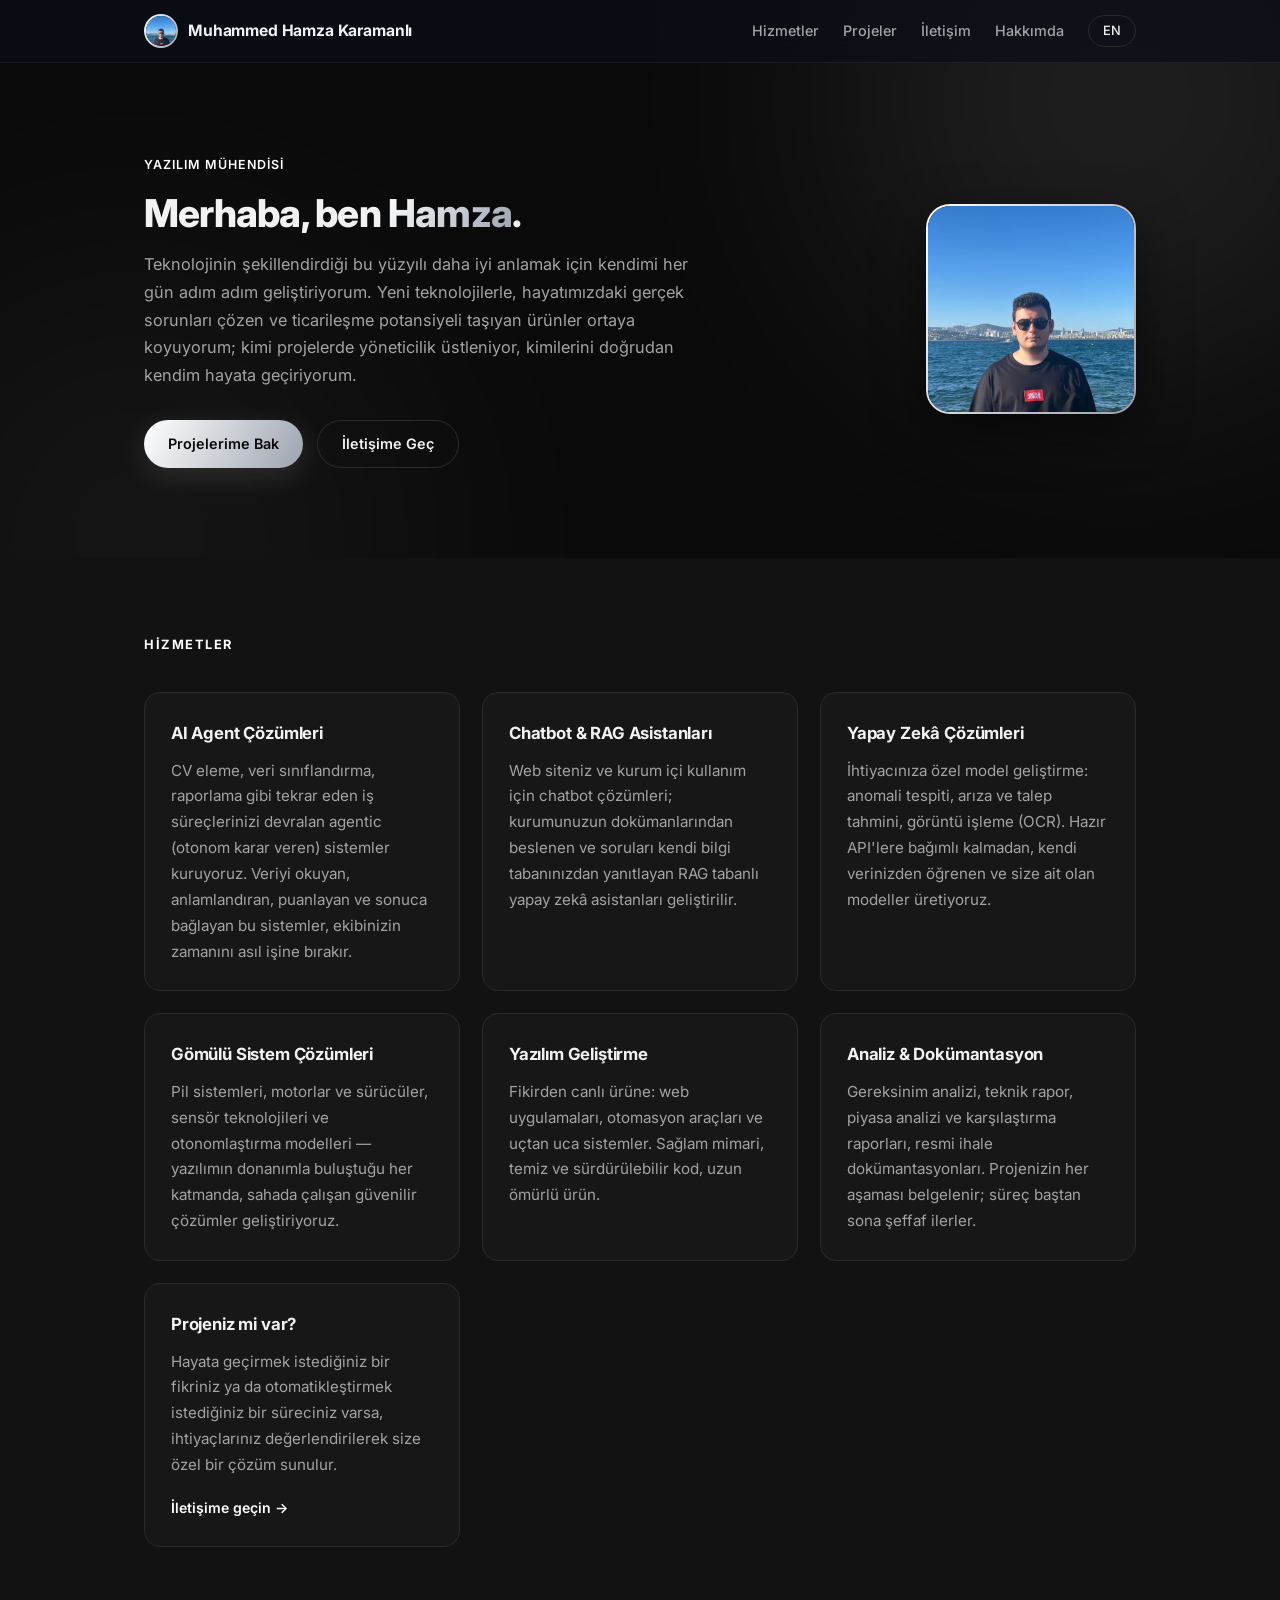
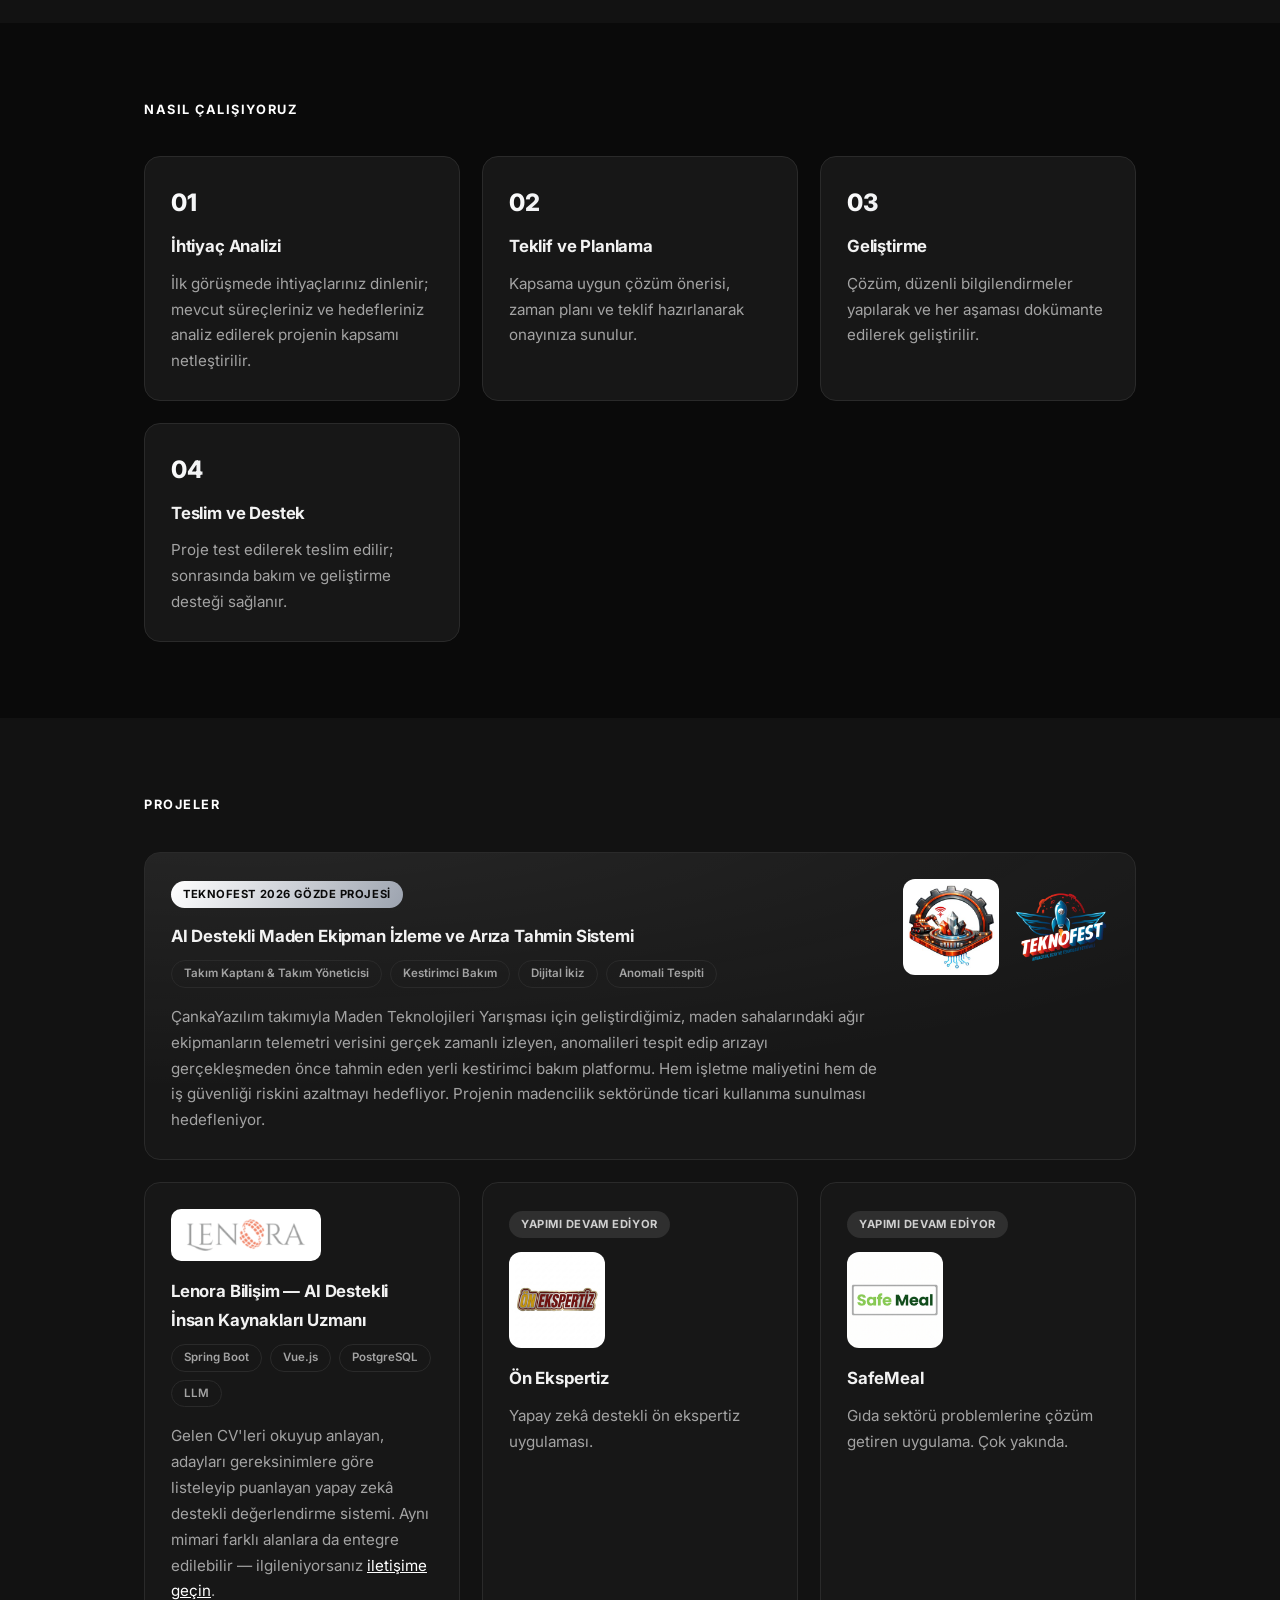
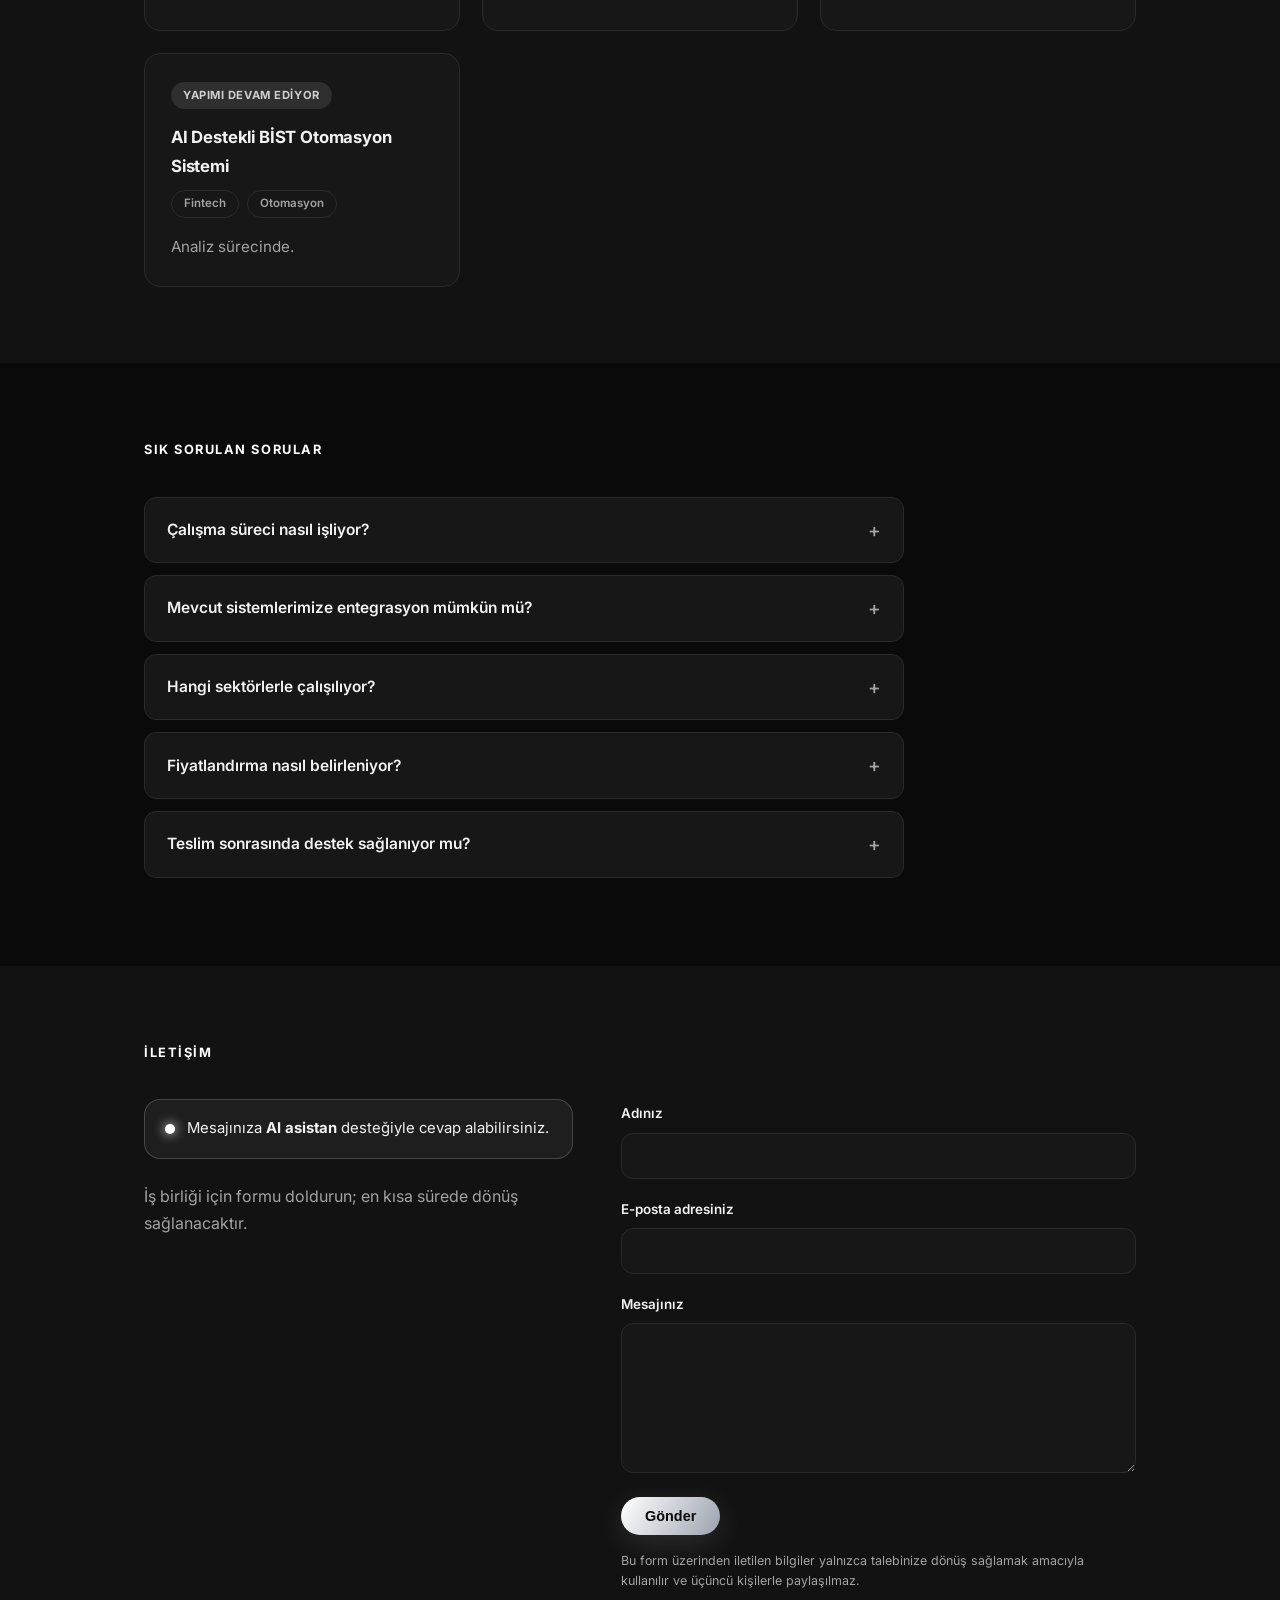
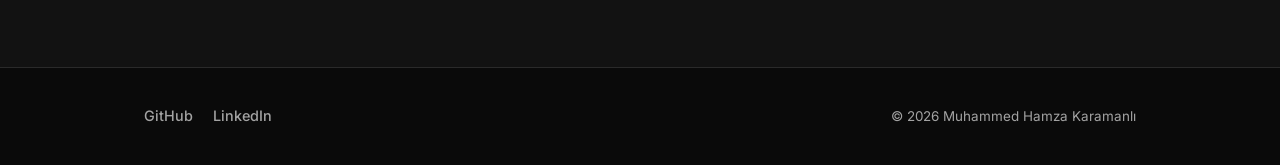
<file: index.html>
<!DOCTYPE html>
<html lang="tr">
<head>
  <meta charset="UTF-8">
  <meta name="viewport" content="width=device-width, initial-scale=1.0">
  <title>Muhammed Hamza Karamanlı</title>
  <meta name="description" content="Muhammed Hamza Karamanlı — Yazılım & Yapay Zekâ Çözümleri. AI agent sistemleri, chatbot & RAG asistanları, gömülü sistemler ve yazılım geliştirme hizmetleri.">
  <meta property="og:title" content="Muhammed Hamza Karamanlı — Yazılım &amp; Yapay Zekâ Çözümleri">
  <meta property="og:description" content="AI agent sistemleri, chatbot &amp; RAG asistanları, gömülü sistemler ve yazılım geliştirme hizmetleri.">
  <meta property="og:type" content="website">
  <meta property="og:url" content="https://krmnlhmza.github.io/">
  <meta property="og:image" content="https://krmnlhmza.github.io/assets/profil.jpg">
  <meta name="twitter:card" content="summary">
  <link rel="icon" type="image/svg+xml" href="assets/logo.svg">
  <link rel="preconnect" href="https://fonts.googleapis.com">
  <link rel="preconnect" href="https://fonts.gstatic.com" crossorigin>
  <link href="https://fonts.googleapis.com/css2?family=Inter:wght@400;500;600;700;800&display=swap" rel="stylesheet">
  <link rel="stylesheet" href="style.css">
</head>
<body>

<nav>
  <div class="container">
    <a class="brand" href="#">
      <img src="assets/profil.jpg" alt="Muhammed Hamza Karamanlı">
      Muhammed Hamza Karamanlı
    </a>
    <a href="#hizmetler">Hizmetler</a>
    <a href="#projeler">Projeler</a>
    <a href="#iletisim">İletişim</a>
    <a href="hakkimda.html">Hakkımda</a>
    <a class="lang" href="en/">EN</a>
  </div>
</nav>

<header class="hero">
  <div class="glow glow-1"></div>
  <div class="glow glow-2"></div>
  <div class="container hero-inner">
    <div class="hero-text">
      <span class="eyebrow">Yazılım Mühendisi</span>
      <h1>Merhaba, ben <span class="grad">Hamza</span>.</h1>
      <p class="subtitle">Teknolojinin şekillendirdiği bu yüzyılı daha iyi anlamak için kendimi her gün adım adım geliştiriyorum. Yeni teknolojilerle, hayatımızdaki gerçek sorunları çözen ve ticarileşme potansiyeli taşıyan ürünler ortaya koyuyorum; kimi projelerde yöneticilik üstleniyor, kimilerini doğrudan kendim hayata geçiriyorum.</p>
      <div class="cta">
        <a class="btn btn-primary" href="#projeler">Projelerime Bak</a>
        <a class="btn btn-ghost" href="#iletisim">İletişime Geç</a>
      </div>
    </div>
    <img class="profile-photo" src="assets/profil.jpg" alt="Muhammed Hamza Karamanlı">
  </div>
</header>

<section id="hizmetler" class="alt">
  <div class="container">
    <div class="section-head reveal">
      <div class="kicker">Hizmetler</div>
    </div>
    <div class="grid">
      <div class="card reveal">
        <h3>AI Agent Çözümleri</h3>
        <p class="desc">CV eleme, veri sınıflandırma, raporlama gibi tekrar eden iş süreçlerinizi devralan agentic (otonom karar veren) sistemler kuruyoruz. Veriyi okuyan, anlamlandıran, puanlayan ve sonuca bağlayan bu sistemler, ekibinizin zamanını asıl işine bırakır.</p>
      </div>
      <div class="card reveal">
        <h3>Chatbot &amp; RAG Asistanları</h3>
        <p class="desc">Web siteniz ve kurum içi kullanım için chatbot çözümleri; kurumunuzun dokümanlarından beslenen ve soruları kendi bilgi tabanınızdan yanıtlayan RAG tabanlı yapay zekâ asistanları geliştirilir.</p>
      </div>
      <div class="card reveal">
        <h3>Yapay Zekâ Çözümleri</h3>
        <p class="desc">İhtiyacınıza özel model geliştirme: anomali tespiti, arıza ve talep tahmini, görüntü işleme (OCR). Hazır API'lere bağımlı kalmadan, kendi verinizden öğrenen ve size ait olan modeller üretiyoruz.</p>
      </div>
      <div class="card reveal">
        <h3>Gömülü Sistem Çözümleri</h3>
        <p class="desc">Pil sistemleri, motorlar ve sürücüler, sensör teknolojileri ve otonomlaştırma modelleri — yazılımın donanımla buluştuğu her katmanda, sahada çalışan güvenilir çözümler geliştiriyoruz.</p>
      </div>
      <div class="card reveal">
        <h3>Yazılım Geliştirme</h3>
        <p class="desc">Fikirden canlı ürüne: web uygulamaları, otomasyon araçları ve uçtan uca sistemler. Sağlam mimari, temiz ve sürdürülebilir kod, uzun ömürlü ürün.</p>
      </div>
      <div class="card reveal">
        <h3>Analiz &amp; Dokümantasyon</h3>
        <p class="desc">Gereksinim analizi, teknik rapor, piyasa analizi ve karşılaştırma raporları, resmi ihale dokümantasyonları. Projenizin her aşaması belgelenir; süreç baştan sona şeffaf ilerler.</p>
      </div>
      <div class="card reveal">
        <h3>Projeniz mi var?</h3>
        <p class="desc">Hayata geçirmek istediğiniz bir fikriniz ya da otomatikleştirmek istediğiniz bir süreciniz varsa, ihtiyaçlarınız değerlendirilerek size özel bir çözüm sunulur.</p>
        <div class="links"><a href="#iletisim">İletişime geçin →</a></div>
      </div>
    </div>
  </div>
</section>

<section id="surec">
  <div class="container">
    <div class="section-head reveal">
      <div class="kicker">Nasıl Çalışıyoruz</div>
    </div>
    <div class="grid">
      <div class="card reveal">
        <div class="step-num">01</div>
        <h3>İhtiyaç Analizi</h3>
        <p class="desc">İlk görüşmede ihtiyaçlarınız dinlenir; mevcut süreçleriniz ve hedefleriniz analiz edilerek projenin kapsamı netleştirilir.</p>
      </div>
      <div class="card reveal">
        <div class="step-num">02</div>
        <h3>Teklif ve Planlama</h3>
        <p class="desc">Kapsama uygun çözüm önerisi, zaman planı ve teklif hazırlanarak onayınıza sunulur.</p>
      </div>
      <div class="card reveal">
        <div class="step-num">03</div>
        <h3>Geliştirme</h3>
        <p class="desc">Çözüm, düzenli bilgilendirmeler yapılarak ve her aşaması dokümante edilerek geliştirilir.</p>
      </div>
      <div class="card reveal">
        <div class="step-num">04</div>
        <h3>Teslim ve Destek</h3>
        <p class="desc">Proje test edilerek teslim edilir; sonrasında bakım ve geliştirme desteği sağlanır.</p>
      </div>
    </div>
  </div>
</section>

<section id="projeler" class="alt">
  <div class="container">
    <div class="section-head reveal">
      <div class="kicker">Projeler</div>
    </div>
    <div class="grid">

      <div class="card featured reveal">
        <div class="card-top">
          <div class="text">
            <div><span class="badge">TEKNOFEST 2026 Gözde Projesi</span></div>
            <h3>AI Destekli Maden Ekipman İzleme ve Arıza Tahmin Sistemi</h3>
            <div class="chips">
              <span class="chip">Takım Kaptanı &amp; Takım Yöneticisi</span>
              <span class="chip">Kestirimci Bakım</span>
              <span class="chip">Dijital İkiz</span>
              <span class="chip">Anomali Tespiti</span>
            </div>
            <p class="desc">ÇankaYazılım takımıyla Maden Teknolojileri Yarışması için geliştirdiğimiz, maden sahalarındaki ağır ekipmanların telemetri verisini gerçek zamanlı izleyen, anomalileri tespit edip arızayı gerçekleşmeden önce tahmin eden yerli kestirimci bakım platformu. Hem işletme maliyetini hem de iş güvenliği riskini azaltmayı hedefliyor. Projenin madencilik sektöründe ticari kullanıma sunulması hedefleniyor.</p>
          </div>
          <div class="logo-row">
            <img class="project-logo" src="assets/maden-proje-logo.jpg" alt="Proje logosu" loading="lazy" decoding="async">
            <img class="project-logo" src="assets/teknofest-logo.png" alt="TEKNOFEST logosu" loading="lazy" decoding="async">
          </div>
        </div>
      </div>

      <div class="card reveal">
        <img class="company-logo card-logo-top" src="assets/lenora-logo.png" alt="Lenora Bilişim logosu" loading="lazy" decoding="async">
        <h3>Lenora Bilişim — AI Destekli İnsan Kaynakları Uzmanı</h3>
        <div class="chips">
          <span class="chip">Spring Boot</span>
          <span class="chip">Vue.js</span>
          <span class="chip">PostgreSQL</span>
          <span class="chip">LLM</span>
        </div>
        <p class="desc">Gelen CV'leri okuyup anlayan, adayları gereksinimlere göre listeleyip puanlayan yapay zekâ destekli değerlendirme sistemi. Aynı mimari farklı alanlara da entegre edilebilir — ilgileniyorsanız <a href="#iletisim" style="color: var(--accent);">iletişime geçin</a>.</p>
      </div>

      <div class="card reveal">
        <div><span class="badge soft">Yapımı Devam Ediyor</span></div>
        <img class="project-logo card-logo-top" src="assets/on-ekspertiz-logo.png" alt="Ön Ekspertiz logosu" loading="lazy" decoding="async">
        <h3>Ön Ekspertiz</h3>
        <p class="desc">Yapay zekâ destekli ön ekspertiz uygulaması.</p>
      </div>

      <div class="card reveal">
        <div><span class="badge soft">Yapımı Devam Ediyor</span></div>
        <img class="project-logo card-logo-top" src="assets/safemeal-logo.png" alt="SafeMeal logosu" loading="lazy" decoding="async">
        <h3>SafeMeal</h3>
        <p class="desc">Gıda sektörü problemlerine çözüm getiren uygulama. Çok yakında.</p>
      </div>

      <div class="card reveal">
        <div><span class="badge soft">Yapımı Devam Ediyor</span></div>
        <h3>AI Destekli BİST Otomasyon Sistemi</h3>
        <div class="chips">
          <span class="chip">Fintech</span>
          <span class="chip">Otomasyon</span>
        </div>
        <p class="desc">Analiz sürecinde.</p>
      </div>

    </div>
  </div>
</section>

<section id="sss">
  <div class="container">
    <div class="section-head reveal">
      <div class="kicker">Sık Sorulan Sorular</div>
    </div>
    <div class="reveal" style="max-width: 760px;">
      <details class="faq">
        <summary>Çalışma süreci nasıl işliyor?</summary>
        <p>Süreç ihtiyaç analiziyle başlar; kapsam netleştikten sonra teklif sunulur ve onay sonrasında geliştirme aşamasına geçilir. Detaylar için "Nasıl Çalışıyoruz" bölümünü inceleyebilirsiniz.</p>
      </details>
      <details class="faq">
        <summary>Mevcut sistemlerimize entegrasyon mümkün mü?</summary>
        <p>Evet. Çözümler, kullanmakta olduğunuz yazılım ve donanım altyapısına entegre edilecek şekilde tasarlanır.</p>
      </details>
      <details class="faq">
        <summary>Hangi sektörlerle çalışılıyor?</summary>
        <p>Çözümler sektörden bağımsızdır; bugüne kadar madencilik, insan kaynakları, gıda ve finans alanlarında projeler geliştirilmiştir.</p>
      </details>
      <details class="faq">
        <summary>Fiyatlandırma nasıl belirleniyor?</summary>
        <p>Fiyat, ihtiyaç analizi sonrasında projenin kapsamına ve süresine göre belirlenir; her proje için özel teklif sunulur.</p>
      </details>
      <details class="faq">
        <summary>Teslim sonrasında destek sağlanıyor mu?</summary>
        <p>Evet. Teslim sonrasında bakım, hata giderme ve geliştirme desteği sağlanır.</p>
      </details>
    </div>
  </div>
</section>

<section id="iletisim" class="alt">
  <div class="container">
    <div class="section-head reveal">
      <div class="kicker">İletişim</div>
    </div>
    <div class="contact-wrap">
      <div class="reveal">
        <div class="note">
          <span class="dot"></span>
          <span>Mesajınıza <strong>AI asistan</strong> desteğiyle cevap alabilirsiniz.</span>
        </div>
        <p>İş birliği için formu doldurun; en kısa sürede dönüş sağlanacaktır.</p>
      </div>
      <form class="reveal" action="https://formspree.io/f/mjgnglbe" method="POST">
        <input type="text" name="_gotcha" style="display:none" tabindex="-1" autocomplete="off" aria-hidden="true">
        <div>
          <label for="name">Adınız</label>
          <input type="text" id="name" name="name" required>
        </div>
        <div>
          <label for="email">E-posta adresiniz</label>
          <input type="email" id="email" name="email" required>
        </div>
        <div>
          <label for="message">Mesajınız</label>
          <textarea id="message" name="message" required></textarea>
        </div>
        <button class="btn btn-primary" type="submit">Gönder</button>
        <p class="form-note">Bu form üzerinden iletilen bilgiler yalnızca talebinize dönüş sağlamak amacıyla kullanılır ve üçüncü kişilerle paylaşılmaz.</p>
      </form>
    </div>
  </div>
</section>

<footer>
  <div class="container">
    <a href="https://github.com/krmnlhmza" target="_blank" rel="noopener">GitHub</a>
    <a href="https://www.linkedin.com/in/krmnlhmza" target="_blank" rel="noopener">LinkedIn</a>
    <span class="copy">© 2026 Muhammed Hamza Karamanlı</span>
  </div>
</footer>

<script>
  const observer = new IntersectionObserver((entries) => {
    entries.forEach((e) => {
      if (e.isIntersecting) {
        e.target.classList.add("visible");
        observer.unobserve(e.target);
      }
    });
  }, { threshold: 0.12 });
  document.querySelectorAll(".reveal").forEach((el) => observer.observe(el));

  // Sayfa içi bağlantılarda yumuşak kaydırma (sayfalar arası geçişler anında yüklenir)
  document.querySelectorAll('a[href^="#"]').forEach((a) => {
    a.addEventListener("click", (e) => {
      e.preventDefault();
      const href = a.getAttribute("href");
      if (href.length > 1) {
        const target = document.querySelector(href);
        if (target) target.scrollIntoView({ behavior: "smooth" });
        history.replaceState(null, "", href);
      } else {
        window.scrollTo({ top: 0, behavior: "smooth" });
        history.replaceState(null, "", location.pathname);
      }
    });
  });

  // Form: sayfadan ayrılmadan gönder, sonucu bildirim kutusuyla göster
  function showToast(message, isError) {
    const toast = document.createElement("div");
    toast.className = "toast" + (isError ? " error" : "");
    toast.textContent = message;
    document.body.appendChild(toast);
    requestAnimationFrame(() => toast.classList.add("show"));
    setTimeout(() => {
      toast.classList.remove("show");
      setTimeout(() => toast.remove(), 400);
    }, 4000);
  }

  const contactForm = document.querySelector("#iletisim form");
  contactForm.addEventListener("submit", async (e) => {
    e.preventDefault();
    const btn = contactForm.querySelector("button");
    btn.disabled = true;
    try {
      const res = await fetch(contactForm.action, {
        method: "POST",
        body: new FormData(contactForm),
        headers: { "Accept": "application/json" }
      });
      if (res.ok) {
        contactForm.reset();
        showToast("Mesajınız gönderildi. En kısa sürede dönüş sağlanacaktır. ✓");
      } else {
        showToast("Gönderim başarısız oldu. Lütfen tekrar deneyin.", true);
      }
    } catch {
      showToast("Bağlantı hatası. Lütfen tekrar deneyin.", true);
    }
    btn.disabled = false;
  });
</script>

</body>
</html>
</file>
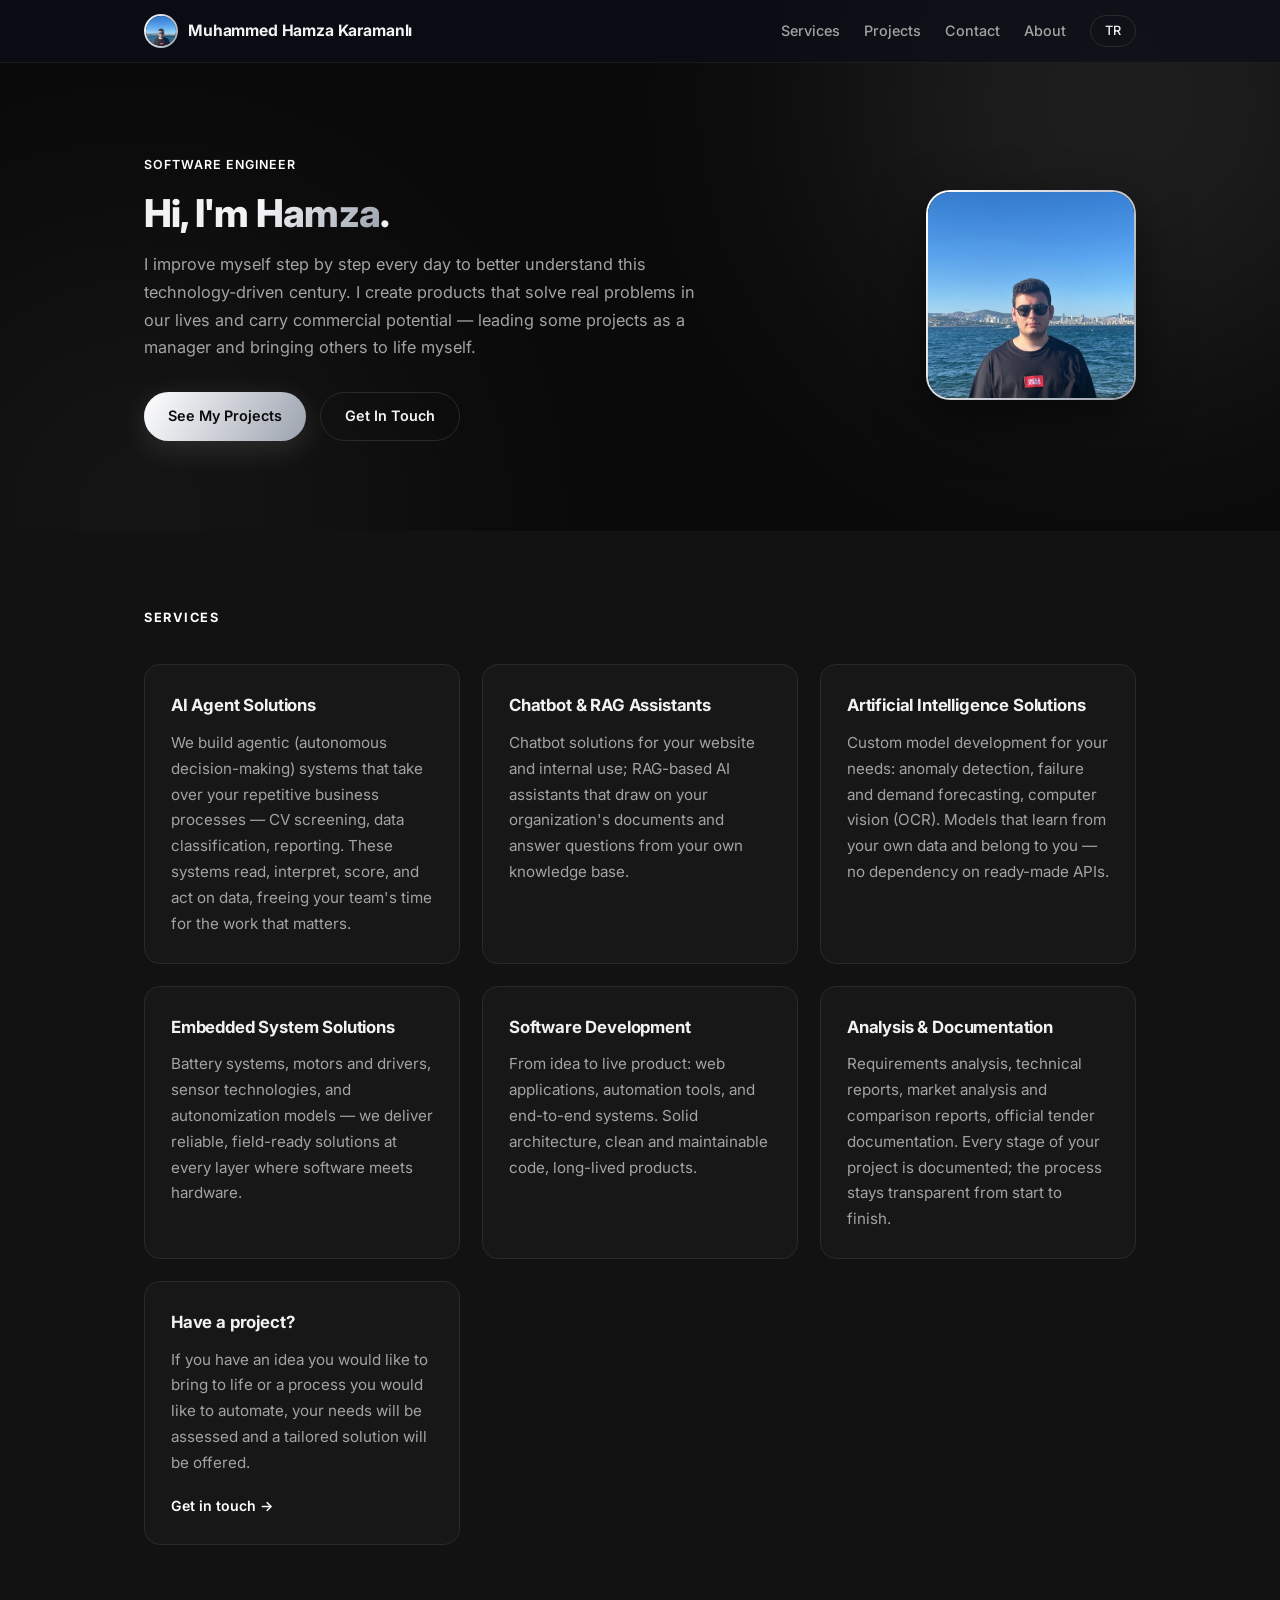
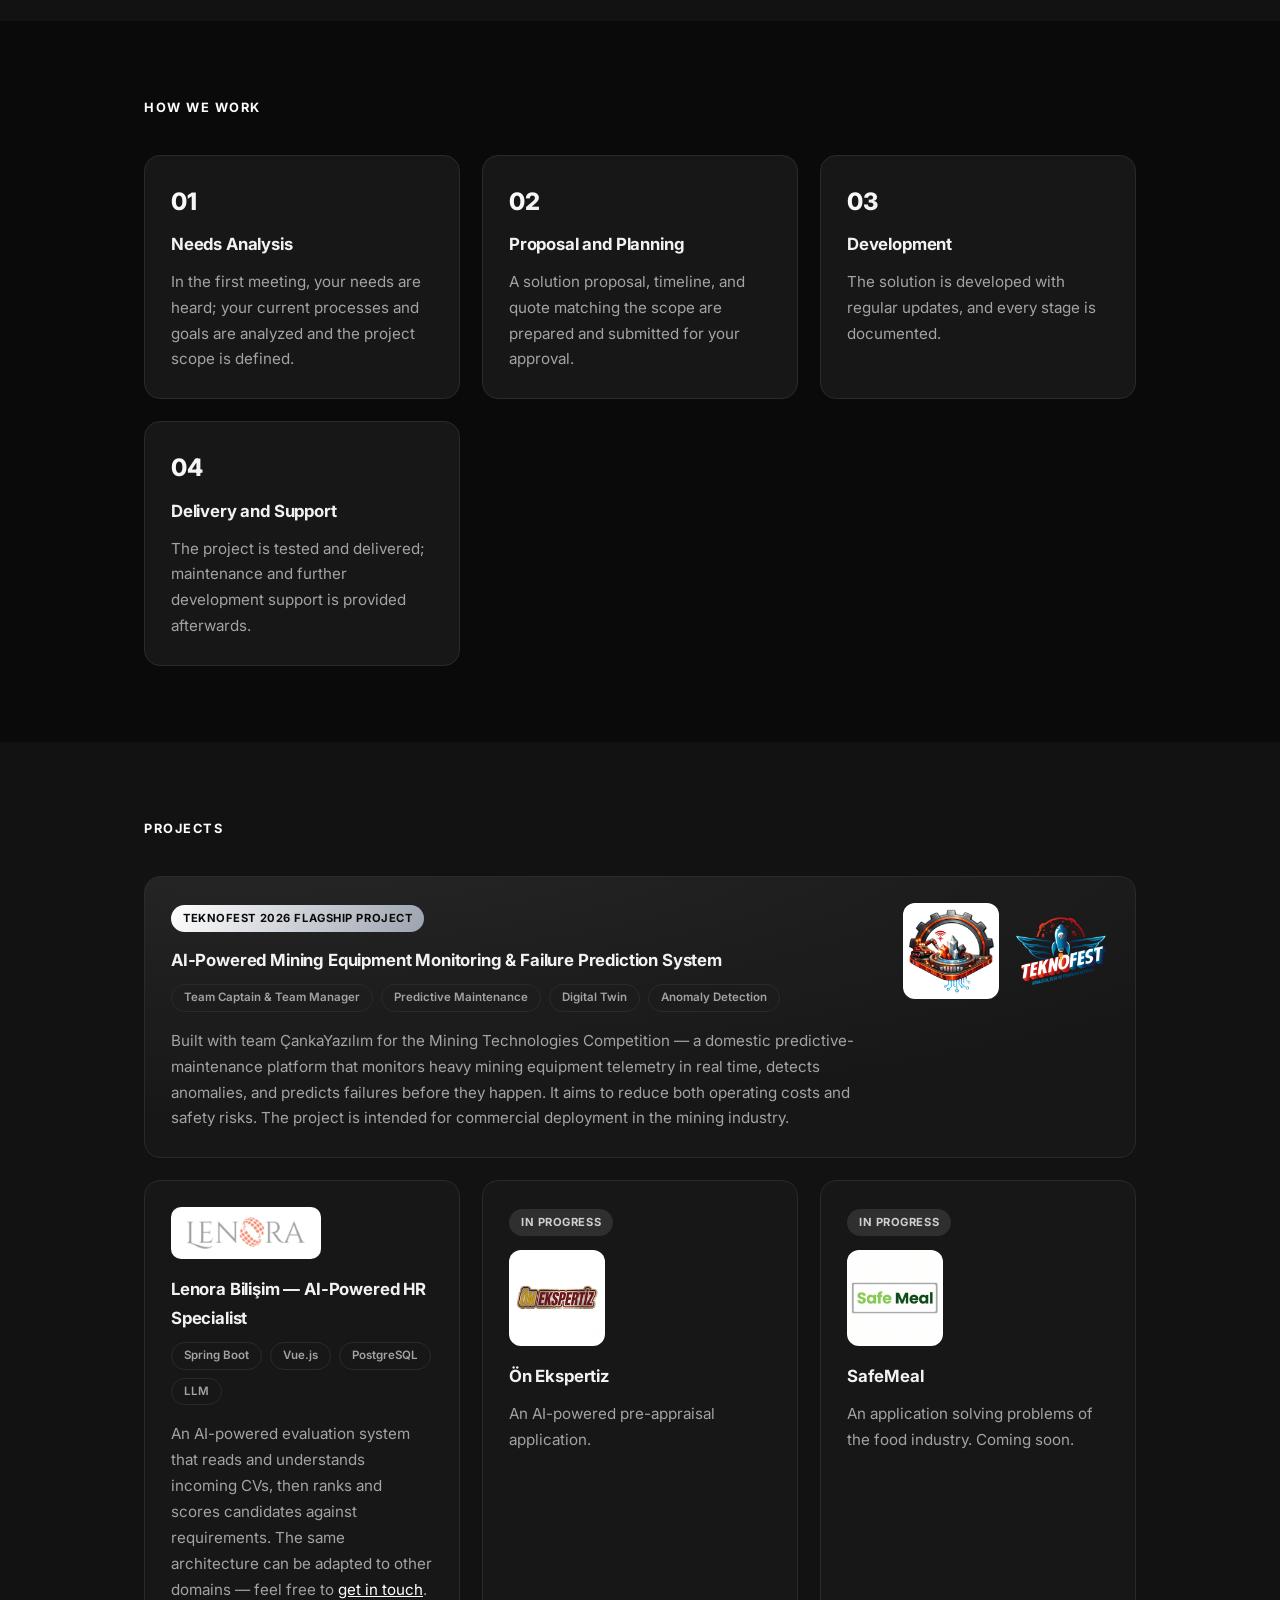
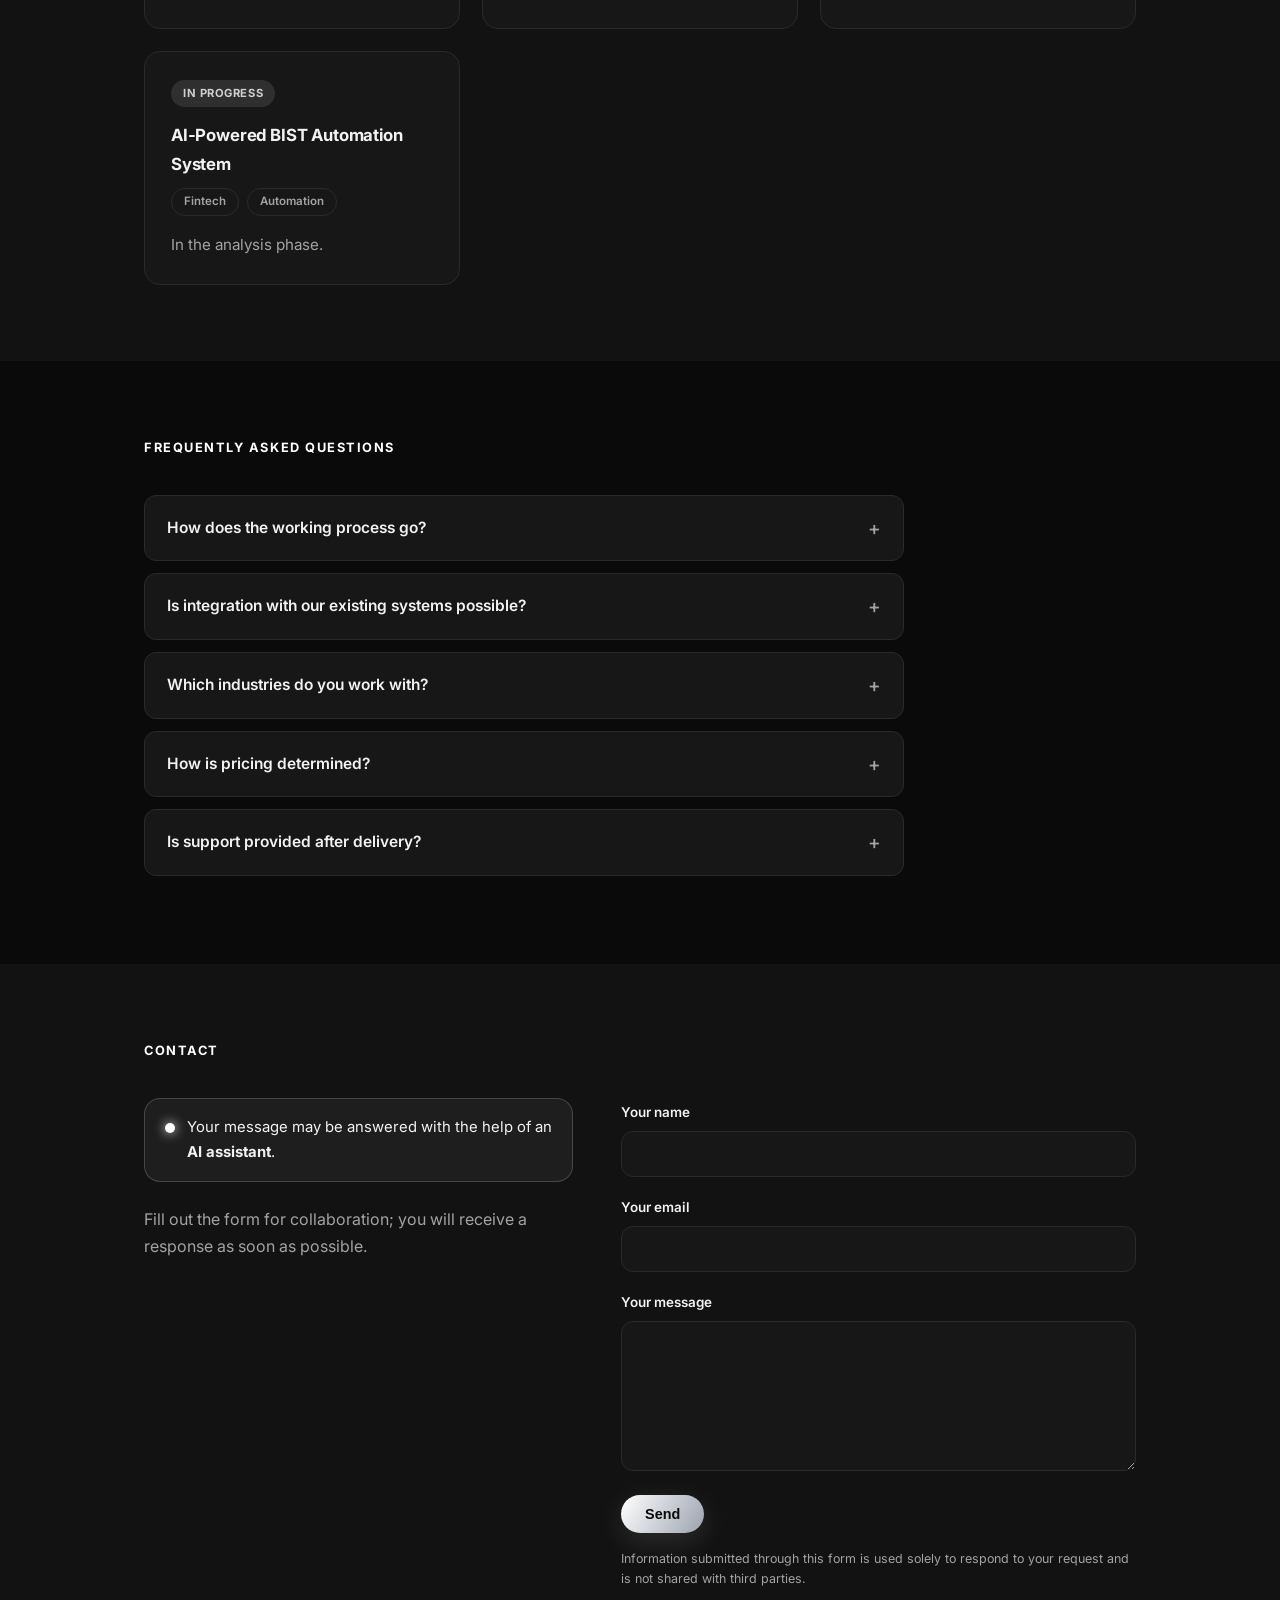
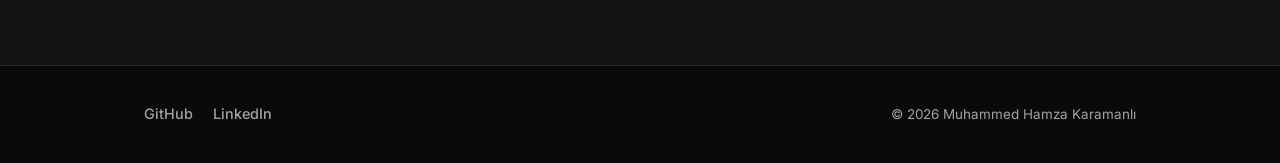
<file: en/index.html>
<!DOCTYPE html>
<html lang="en">
<head>
  <meta charset="UTF-8">
  <meta name="viewport" content="width=device-width, initial-scale=1.0">
  <title>Muhammed Hamza Karamanlı</title>
  <meta name="description" content="Muhammed Hamza Karamanlı — Software & AI Solutions. AI agent systems, chatbot & RAG assistants, embedded systems, and software development services.">
  <meta property="og:title" content="Muhammed Hamza Karamanlı — Software &amp; AI Solutions">
  <meta property="og:description" content="AI agent systems, chatbot &amp; RAG assistants, embedded systems, and software development services.">
  <meta property="og:type" content="website">
  <meta property="og:url" content="https://krmnlhmza.github.io/en/">
  <meta property="og:image" content="https://krmnlhmza.github.io/assets/profil.jpg">
  <meta name="twitter:card" content="summary">
  <link rel="icon" type="image/svg+xml" href="../assets/logo.svg">
  <link rel="preconnect" href="https://fonts.googleapis.com">
  <link rel="preconnect" href="https://fonts.gstatic.com" crossorigin>
  <link href="https://fonts.googleapis.com/css2?family=Inter:wght@400;500;600;700;800&display=swap" rel="stylesheet">
  <link rel="stylesheet" href="../style.css">
</head>
<body>

<nav>
  <div class="container">
    <a class="brand" href="#">
      <img src="../assets/profil.jpg" alt="Muhammed Hamza Karamanlı">
      Muhammed Hamza Karamanlı
    </a>
    <a href="#services">Services</a>
    <a href="#projects">Projects</a>
    <a href="#contact">Contact</a>
    <a href="about.html">About</a>
    <a class="lang" href="../">TR</a>
  </div>
</nav>

<header class="hero">
  <div class="glow glow-1"></div>
  <div class="glow glow-2"></div>
  <div class="container hero-inner">
    <div class="hero-text">
      <span class="eyebrow">Software Engineer</span>
      <h1>Hi, I'm <span class="grad">Hamza</span>.</h1>
      <p class="subtitle">I improve myself step by step every day to better understand this technology-driven century. I create products that solve real problems in our lives and carry commercial potential — leading some projects as a manager and bringing others to life myself.</p>
      <div class="cta">
        <a class="btn btn-primary" href="#projects">See My Projects</a>
        <a class="btn btn-ghost" href="#contact">Get In Touch</a>
      </div>
    </div>
    <img class="profile-photo" src="../assets/profil.jpg" alt="Muhammed Hamza Karamanlı">
  </div>
</header>

<section id="services" class="alt">
  <div class="container">
    <div class="section-head reveal">
      <div class="kicker">Services</div>
    </div>
    <div class="grid">
      <div class="card reveal">
        <h3>AI Agent Solutions</h3>
        <p class="desc">We build agentic (autonomous decision-making) systems that take over your repetitive business processes — CV screening, data classification, reporting. These systems read, interpret, score, and act on data, freeing your team's time for the work that matters.</p>
      </div>
      <div class="card reveal">
        <h3>Chatbot &amp; RAG Assistants</h3>
        <p class="desc">Chatbot solutions for your website and internal use; RAG-based AI assistants that draw on your organization's documents and answer questions from your own knowledge base.</p>
      </div>
      <div class="card reveal">
        <h3>Artificial Intelligence Solutions</h3>
        <p class="desc">Custom model development for your needs: anomaly detection, failure and demand forecasting, computer vision (OCR). Models that learn from your own data and belong to you — no dependency on ready-made APIs.</p>
      </div>
      <div class="card reveal">
        <h3>Embedded System Solutions</h3>
        <p class="desc">Battery systems, motors and drivers, sensor technologies, and autonomization models — we deliver reliable, field-ready solutions at every layer where software meets hardware.</p>
      </div>
      <div class="card reveal">
        <h3>Software Development</h3>
        <p class="desc">From idea to live product: web applications, automation tools, and end-to-end systems. Solid architecture, clean and maintainable code, long-lived products.</p>
      </div>
      <div class="card reveal">
        <h3>Analysis &amp; Documentation</h3>
        <p class="desc">Requirements analysis, technical reports, market analysis and comparison reports, official tender documentation. Every stage of your project is documented; the process stays transparent from start to finish.</p>
      </div>
      <div class="card reveal">
        <h3>Have a project?</h3>
        <p class="desc">If you have an idea you would like to bring to life or a process you would like to automate, your needs will be assessed and a tailored solution will be offered.</p>
        <div class="links"><a href="#contact">Get in touch →</a></div>
      </div>
    </div>
  </div>
</section>

<section id="process">
  <div class="container">
    <div class="section-head reveal">
      <div class="kicker">How We Work</div>
    </div>
    <div class="grid">
      <div class="card reveal">
        <div class="step-num">01</div>
        <h3>Needs Analysis</h3>
        <p class="desc">In the first meeting, your needs are heard; your current processes and goals are analyzed and the project scope is defined.</p>
      </div>
      <div class="card reveal">
        <div class="step-num">02</div>
        <h3>Proposal and Planning</h3>
        <p class="desc">A solution proposal, timeline, and quote matching the scope are prepared and submitted for your approval.</p>
      </div>
      <div class="card reveal">
        <div class="step-num">03</div>
        <h3>Development</h3>
        <p class="desc">The solution is developed with regular updates, and every stage is documented.</p>
      </div>
      <div class="card reveal">
        <div class="step-num">04</div>
        <h3>Delivery and Support</h3>
        <p class="desc">The project is tested and delivered; maintenance and further development support is provided afterwards.</p>
      </div>
    </div>
  </div>
</section>

<section id="projects" class="alt">
  <div class="container">
    <div class="section-head reveal">
      <div class="kicker">Projects</div>
    </div>
    <div class="grid">

      <div class="card featured reveal">
        <div class="card-top">
          <div class="text">
            <div><span class="badge">TEKNOFEST 2026 Flagship Project</span></div>
            <h3>AI-Powered Mining Equipment Monitoring &amp; Failure Prediction System</h3>
            <div class="chips">
              <span class="chip">Team Captain &amp; Team Manager</span>
              <span class="chip">Predictive Maintenance</span>
              <span class="chip">Digital Twin</span>
              <span class="chip">Anomaly Detection</span>
            </div>
            <p class="desc">Built with team ÇankaYazılım for the Mining Technologies Competition — a domestic predictive-maintenance platform that monitors heavy mining equipment telemetry in real time, detects anomalies, and predicts failures before they happen. It aims to reduce both operating costs and safety risks. The project is intended for commercial deployment in the mining industry.</p>
          </div>
          <div class="logo-row">
            <img class="project-logo" src="../assets/maden-proje-logo.jpg" alt="Project logo" loading="lazy" decoding="async">
            <img class="project-logo" src="../assets/teknofest-logo.png" alt="TEKNOFEST logo" loading="lazy" decoding="async">
          </div>
        </div>
      </div>

      <div class="card reveal">
        <img class="company-logo card-logo-top" src="../assets/lenora-logo.png" alt="Lenora Bilişim logo" loading="lazy" decoding="async">
        <h3>Lenora Bilişim — AI-Powered HR Specialist</h3>
        <div class="chips">
          <span class="chip">Spring Boot</span>
          <span class="chip">Vue.js</span>
          <span class="chip">PostgreSQL</span>
          <span class="chip">LLM</span>
        </div>
        <p class="desc">An AI-powered evaluation system that reads and understands incoming CVs, then ranks and scores candidates against requirements. The same architecture can be adapted to other domains — feel free to <a href="#contact" style="color: var(--accent);">get in touch</a>.</p>
      </div>

      <div class="card reveal">
        <div><span class="badge soft">In Progress</span></div>
        <img class="project-logo card-logo-top" src="../assets/on-ekspertiz-logo.png" alt="Ön Ekspertiz logo" loading="lazy" decoding="async">
        <h3>Ön Ekspertiz</h3>
        <p class="desc">An AI-powered pre-appraisal application.</p>
      </div>

      <div class="card reveal">
        <div><span class="badge soft">In Progress</span></div>
        <img class="project-logo card-logo-top" src="../assets/safemeal-logo.png" alt="SafeMeal logo" loading="lazy" decoding="async">
        <h3>SafeMeal</h3>
        <p class="desc">An application solving problems of the food industry. Coming soon.</p>
      </div>

      <div class="card reveal">
        <div><span class="badge soft">In Progress</span></div>
        <h3>AI-Powered BIST Automation System</h3>
        <div class="chips">
          <span class="chip">Fintech</span>
          <span class="chip">Automation</span>
        </div>
        <p class="desc">In the analysis phase.</p>
      </div>

    </div>
  </div>
</section>

<section id="faq">
  <div class="container">
    <div class="section-head reveal">
      <div class="kicker">Frequently Asked Questions</div>
    </div>
    <div class="reveal" style="max-width: 760px;">
      <details class="faq">
        <summary>How does the working process go?</summary>
        <p>The process starts with a needs analysis; once the scope is clear, a proposal is submitted, and development begins after approval. See the "How We Work" section for details.</p>
      </details>
      <details class="faq">
        <summary>Is integration with our existing systems possible?</summary>
        <p>Yes. Solutions are designed to integrate with the software and hardware infrastructure you already use.</p>
      </details>
      <details class="faq">
        <summary>Which industries do you work with?</summary>
        <p>The solutions are industry-independent; projects have been delivered in mining, human resources, food, and finance so far.</p>
      </details>
      <details class="faq">
        <summary>How is pricing determined?</summary>
        <p>Pricing is determined after the needs analysis, based on the project's scope and duration; a tailored quote is provided for each project.</p>
      </details>
      <details class="faq">
        <summary>Is support provided after delivery?</summary>
        <p>Yes. Maintenance, bug fixing, and further development support is provided after delivery.</p>
      </details>
    </div>
  </div>
</section>

<section id="contact" class="alt">
  <div class="container">
    <div class="section-head reveal">
      <div class="kicker">Contact</div>
    </div>
    <div class="contact-wrap">
      <div class="reveal">
        <div class="note">
          <span class="dot"></span>
          <span>Your message may be answered with the help of an <strong>AI assistant</strong>.</span>
        </div>
        <p>Fill out the form for collaboration; you will receive a response as soon as possible.</p>
      </div>
      <form class="reveal" action="https://formspree.io/f/mjgnglbe" method="POST">
        <input type="text" name="_gotcha" style="display:none" tabindex="-1" autocomplete="off" aria-hidden="true">
        <div>
          <label for="name">Your name</label>
          <input type="text" id="name" name="name" required>
        </div>
        <div>
          <label for="email">Your email</label>
          <input type="email" id="email" name="email" required>
        </div>
        <div>
          <label for="message">Your message</label>
          <textarea id="message" name="message" required></textarea>
        </div>
        <button class="btn btn-primary" type="submit">Send</button>
        <p class="form-note">Information submitted through this form is used solely to respond to your request and is not shared with third parties.</p>
      </form>
    </div>
  </div>
</section>

<footer>
  <div class="container">
    <a href="https://github.com/krmnlhmza" target="_blank" rel="noopener">GitHub</a>
    <a href="https://www.linkedin.com/in/krmnlhmza" target="_blank" rel="noopener">LinkedIn</a>
    <span class="copy">© 2026 Muhammed Hamza Karamanlı</span>
  </div>
</footer>

<script>
  const observer = new IntersectionObserver((entries) => {
    entries.forEach((e) => {
      if (e.isIntersecting) {
        e.target.classList.add("visible");
        observer.unobserve(e.target);
      }
    });
  }, { threshold: 0.12 });
  document.querySelectorAll(".reveal").forEach((el) => observer.observe(el));

  // Smooth scroll for same-page links only (cross-page loads stay instant)
  document.querySelectorAll('a[href^="#"]').forEach((a) => {
    a.addEventListener("click", (e) => {
      e.preventDefault();
      const href = a.getAttribute("href");
      if (href.length > 1) {
        const target = document.querySelector(href);
        if (target) target.scrollIntoView({ behavior: "smooth" });
        history.replaceState(null, "", href);
      } else {
        window.scrollTo({ top: 0, behavior: "smooth" });
        history.replaceState(null, "", location.pathname);
      }
    });
  });

  // Form: submit without leaving the page, show result as a toast
  function showToast(message, isError) {
    const toast = document.createElement("div");
    toast.className = "toast" + (isError ? " error" : "");
    toast.textContent = message;
    document.body.appendChild(toast);
    requestAnimationFrame(() => toast.classList.add("show"));
    setTimeout(() => {
      toast.classList.remove("show");
      setTimeout(() => toast.remove(), 400);
    }, 4000);
  }

  const contactForm = document.querySelector("#contact form");
  contactForm.addEventListener("submit", async (e) => {
    e.preventDefault();
    const btn = contactForm.querySelector("button");
    btn.disabled = true;
    try {
      const res = await fetch(contactForm.action, {
        method: "POST",
        body: new FormData(contactForm),
        headers: { "Accept": "application/json" }
      });
      if (res.ok) {
        contactForm.reset();
        showToast("Your message has been sent. You will receive a response shortly. ✓");
      } else {
        showToast("Submission failed. Please try again.", true);
      }
    } catch {
      showToast("Connection error. Please try again.", true);
    }
    btn.disabled = false;
  });
</script>

</body>
</html>
</file>
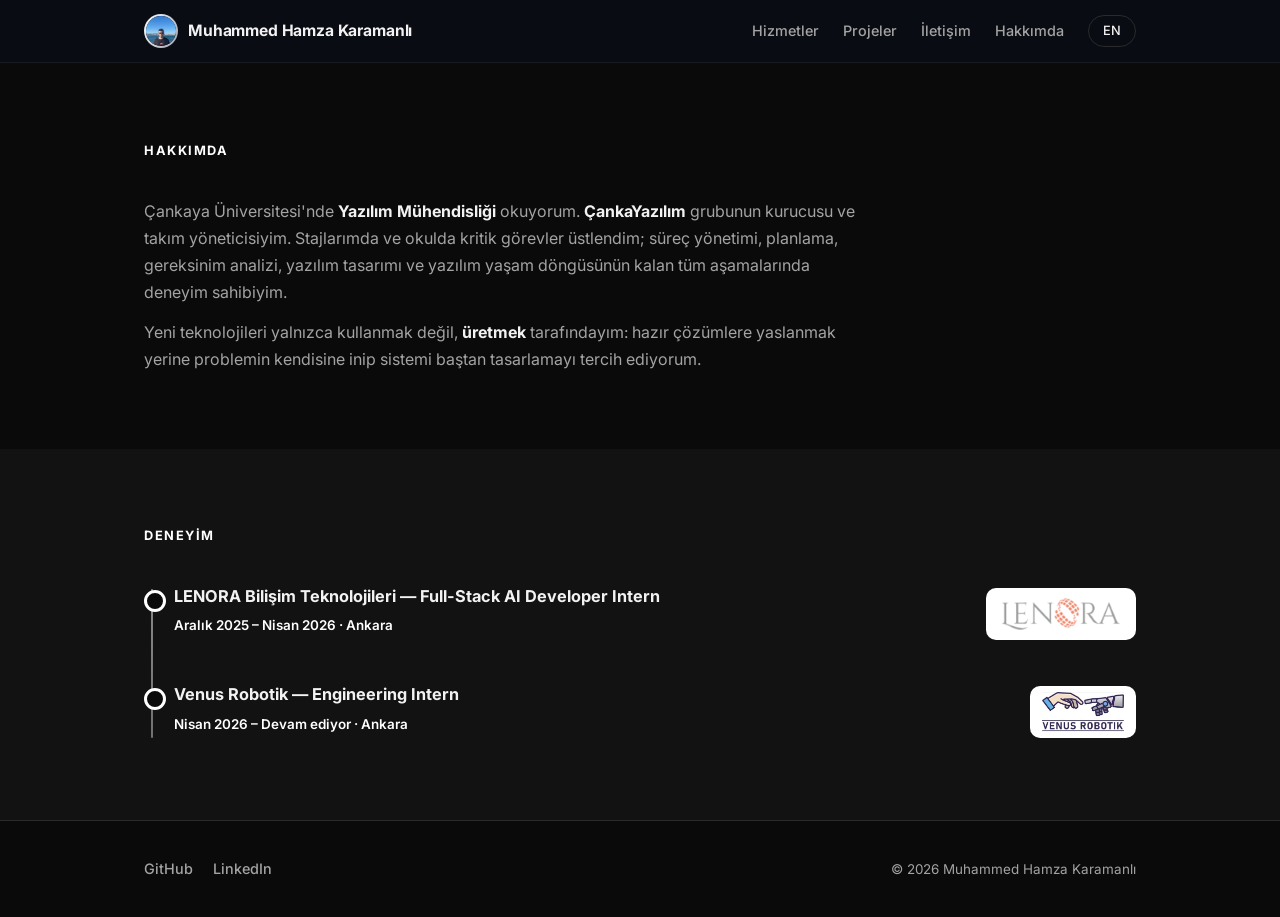
<file: hakkimda.html>
<!DOCTYPE html>
<html lang="tr">
<head>
  <meta charset="UTF-8">
  <meta name="viewport" content="width=device-width, initial-scale=1.0">
  <title>Hakkımda — Muhammed Hamza Karamanlı</title>
  <meta name="description" content="Muhammed Hamza Karamanlı hakkında — Yazılım Mühendisliği, ÇankaYazılım ve iş deneyimi.">
  <link rel="icon" type="image/svg+xml" href="assets/logo.svg">
  <link rel="preconnect" href="https://fonts.googleapis.com">
  <link rel="preconnect" href="https://fonts.gstatic.com" crossorigin>
  <link href="https://fonts.googleapis.com/css2?family=Inter:wght@400;500;600;700;800&display=swap" rel="stylesheet">
  <link rel="stylesheet" href="style.css">
</head>
<body>

<nav>
  <div class="container">
    <a class="brand" href="index.html">
      <img src="assets/profil.jpg" alt="Muhammed Hamza Karamanlı">
      Muhammed Hamza Karamanlı
    </a>
    <a href="index.html#hizmetler">Hizmetler</a>
    <a href="index.html#projeler">Projeler</a>
    <a href="index.html#iletisim">İletişim</a>
    <a href="hakkimda.html">Hakkımda</a>
    <a class="lang" href="en/about.html">EN</a>
  </div>
</nav>

<section id="hakkimda" style="padding-top: 140px;">
  <div class="container">
    <div class="section-head reveal">
      <div class="kicker">Hakkımda</div>
    </div>
    <p class="reveal" style="max-width: 720px;">Çankaya Üniversitesi'nde <strong>Yazılım Mühendisliği</strong> okuyorum. <strong>ÇankaYazılım</strong> grubunun kurucusu ve takım yöneticisiyim. Stajlarımda ve okulda kritik görevler üstlendim; süreç yönetimi, planlama, gereksinim analizi, yazılım tasarımı ve yazılım yaşam döngüsünün kalan tüm aşamalarında deneyim sahibiyim.</p>
    <p class="reveal" style="max-width: 720px; margin-top: 12px;">Yeni teknolojileri yalnızca kullanmak değil, <strong>üretmek</strong> tarafındayım: hazır çözümlere yaslanmak yerine problemin kendisine inip sistemi baştan tasarlamayı tercih ediyorum.</p>
  </div>
</section>

<section id="deneyim" class="alt">
  <div class="container">
    <div class="section-head reveal">
      <div class="kicker">Deneyim</div>
    </div>
    <div class="timeline">
      <div class="item reveal">
        <div class="item-row">
          <div>
            <h3>LENORA Bilişim Teknolojileri — Full-Stack AI Developer Intern</h3>
            <div class="meta">Aralık 2025 – Nisan 2026 · Ankara</div>
          </div>
          <img class="company-logo" src="assets/lenora-logo.png" alt="LENORA Bilişim logosu" loading="lazy" decoding="async">
        </div>
      </div>
      <div class="item reveal">
        <div class="item-row">
          <div>
            <h3>Venus Robotik — Engineering Intern</h3>
            <div class="meta">Nisan 2026 – Devam ediyor · Ankara</div>
          </div>
          <img class="company-logo" src="assets/venus-logo.jpg" alt="Venus Robotik logosu" loading="lazy" decoding="async">
        </div>
      </div>
    </div>
  </div>
</section>

<footer>
  <div class="container">
    <a href="https://github.com/krmnlhmza" target="_blank" rel="noopener">GitHub</a>
    <a href="https://www.linkedin.com/in/krmnlhmza" target="_blank" rel="noopener">LinkedIn</a>
    <span class="copy">© 2026 Muhammed Hamza Karamanlı</span>
  </div>
</footer>

<script>
  const observer = new IntersectionObserver((entries) => {
    entries.forEach((e) => {
      if (e.isIntersecting) {
        e.target.classList.add("visible");
        observer.unobserve(e.target);
      }
    });
  }, { threshold: 0.12 });
  document.querySelectorAll(".reveal").forEach((el) => observer.observe(el));
</script>

</body>
</html>
</file>
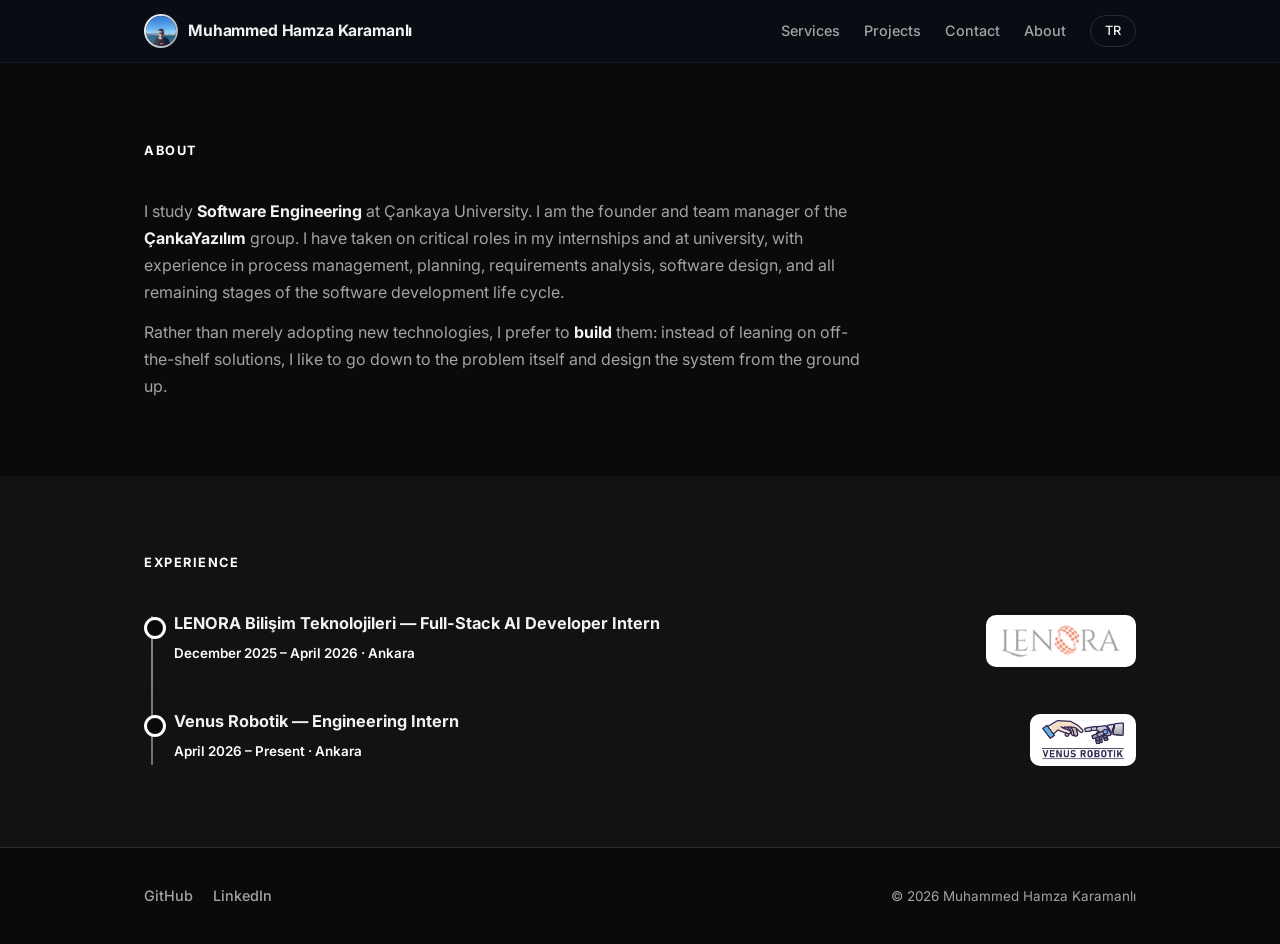
<file: en/about.html>
<!DOCTYPE html>
<html lang="en">
<head>
  <meta charset="UTF-8">
  <meta name="viewport" content="width=device-width, initial-scale=1.0">
  <title>About — Muhammed Hamza Karamanlı</title>
  <meta name="description" content="About Muhammed Hamza Karamanlı — Software Engineering, ÇankaYazılım, and work experience.">
  <link rel="icon" type="image/svg+xml" href="../assets/logo.svg">
  <link rel="preconnect" href="https://fonts.googleapis.com">
  <link rel="preconnect" href="https://fonts.gstatic.com" crossorigin>
  <link href="https://fonts.googleapis.com/css2?family=Inter:wght@400;500;600;700;800&display=swap" rel="stylesheet">
  <link rel="stylesheet" href="../style.css">
</head>
<body>

<nav>
  <div class="container">
    <a class="brand" href="index.html">
      <img src="../assets/profil.jpg" alt="Muhammed Hamza Karamanlı">
      Muhammed Hamza Karamanlı
    </a>
    <a href="index.html#services">Services</a>
    <a href="index.html#projects">Projects</a>
    <a href="index.html#contact">Contact</a>
    <a href="about.html">About</a>
    <a class="lang" href="../hakkimda.html">TR</a>
  </div>
</nav>

<section id="about" style="padding-top: 140px;">
  <div class="container">
    <div class="section-head reveal">
      <div class="kicker">About</div>
    </div>
    <p class="reveal" style="max-width: 720px;">I study <strong>Software Engineering</strong> at Çankaya University. I am the founder and team manager of the <strong>ÇankaYazılım</strong> group. I have taken on critical roles in my internships and at university, with experience in process management, planning, requirements analysis, software design, and all remaining stages of the software development life cycle.</p>
    <p class="reveal" style="max-width: 720px; margin-top: 12px;">Rather than merely adopting new technologies, I prefer to <strong>build</strong> them: instead of leaning on off-the-shelf solutions, I like to go down to the problem itself and design the system from the ground up.</p>
  </div>
</section>

<section id="experience" class="alt">
  <div class="container">
    <div class="section-head reveal">
      <div class="kicker">Experience</div>
    </div>
    <div class="timeline">
      <div class="item reveal">
        <div class="item-row">
          <div>
            <h3>LENORA Bilişim Teknolojileri — Full-Stack AI Developer Intern</h3>
            <div class="meta">December 2025 – April 2026 · Ankara</div>
          </div>
          <img class="company-logo" src="../assets/lenora-logo.png" alt="LENORA Bilişim logo" loading="lazy" decoding="async">
        </div>
      </div>
      <div class="item reveal">
        <div class="item-row">
          <div>
            <h3>Venus Robotik — Engineering Intern</h3>
            <div class="meta">April 2026 – Present · Ankara</div>
          </div>
          <img class="company-logo" src="../assets/venus-logo.jpg" alt="Venus Robotik logo" loading="lazy" decoding="async">
        </div>
      </div>
    </div>
  </div>
</section>

<footer>
  <div class="container">
    <a href="https://github.com/krmnlhmza" target="_blank" rel="noopener">GitHub</a>
    <a href="https://www.linkedin.com/in/krmnlhmza" target="_blank" rel="noopener">LinkedIn</a>
    <span class="copy">© 2026 Muhammed Hamza Karamanlı</span>
  </div>
</footer>

<script>
  const observer = new IntersectionObserver((entries) => {
    entries.forEach((e) => {
      if (e.isIntersecting) {
        e.target.classList.add("visible");
        observer.unobserve(e.target);
      }
    });
  }, { threshold: 0.12 });
  document.querySelectorAll(".reveal").forEach((el) => observer.observe(el));
</script>

</body>
</html>
</file>
<file: style.css>
/* Modern koyu tema portföy — Muhammed Hamza Karamanlı */
:root {
  --bg: #0a0a0a;
  --bg-soft: #121212;
  --card: #171717;
  --card-border: #2a2a2a;
  --text: #f2f2f2;
  --muted: #a3a3a3;
  --accent: #ffffff;
  --accent-2: #cfcfcf;
  --gradient: linear-gradient(120deg, #ffffff, #9ca3af);
  --maxw: 1040px;
  --radius: 16px;
}

* { box-sizing: border-box; margin: 0; padding: 0; }

body {
  font-family: "Inter", "Segoe UI", -apple-system, BlinkMacSystemFont, sans-serif;
  background: var(--bg);
  color: var(--text);
  line-height: 1.7;
  font-size: 16px;
  overflow-x: hidden;
}

::selection { background: rgba(255, 255, 255, .25); }

.container {
  max-width: var(--maxw);
  margin: 0 auto;
  padding: 0 24px;
  width: 100%;
}

/* ---------- Nav ---------- */
nav {
  position: fixed;
  top: 0; left: 0; right: 0;
  z-index: 100;
  backdrop-filter: blur(14px);
  -webkit-backdrop-filter: blur(14px);
  background: rgba(11, 15, 23, .72);
  border-bottom: 1px solid rgba(255, 255, 255, .06);
}

nav .container {
  display: flex;
  align-items: center;
  gap: 8px 24px;
  height: 62px;
  flex-wrap: wrap;
}

nav .brand {
  display: inline-flex;
  align-items: center;
  gap: 10px;
  font-weight: 700;
  font-size: .98rem;
  letter-spacing: -.01em;
  text-decoration: none;
  color: var(--text);
  margin-right: auto;
}

nav .brand img {
  height: 34px;
  width: 34px;
  border-radius: 50%;
  object-fit: cover;
  border: 2px solid transparent;
  background:
    linear-gradient(var(--bg), var(--bg)) padding-box,
    var(--gradient) border-box;
}

nav a {
  color: var(--muted);
  text-decoration: none;
  font-size: .9rem;
  font-weight: 500;
  transition: color .2s;
}

nav a:hover { color: var(--text); }

nav .lang {
  border: 1px solid var(--card-border);
  border-radius: 999px;
  padding: 4px 14px;
  color: var(--text);
  font-size: .8rem;
  transition: border-color .2s, background .2s;
}

nav .lang:hover { border-color: var(--accent); background: rgba(255,255,255,.06); }

/* ---------- Hero ---------- */
header.hero {
  position: relative;
  padding: 150px 0 90px;
  overflow: hidden;
}

.glow {
  position: absolute;
  width: 560px; height: 560px;
  border-radius: 50%;
  filter: blur(130px);
  opacity: .1;
  pointer-events: none;
}

.glow-1 { background: #d4d4d4; top: -180px; right: -120px; }
.glow-2 { background: #737373; bottom: -260px; left: -140px; }

.hero-inner {
  display: flex;
  align-items: center;
  gap: 56px;
  position: relative;
  z-index: 1;
}

.hero-text { flex: 1; }

.eyebrow {
  display: inline-block;
  font-size: .78rem;
  font-weight: 600;
  letter-spacing: .08em;
  text-transform: uppercase;
  color: var(--accent);
  margin-bottom: 14px;
}

.hero-text h1 {
  font-size: clamp(1.45rem, 4.2vw, 2.4rem);
  font-weight: 800;
  letter-spacing: -.02em;
  line-height: 1.25;
  margin-bottom: 14px;
}

.hero-text h1 .grad {
  background: var(--gradient);
  -webkit-background-clip: text;
  background-clip: text;
  color: transparent;
  white-space: nowrap;
}

.hero-text .subtitle {
  color: var(--muted);
  font-size: 1.02rem;
  max-width: 560px;
  margin-bottom: 30px;
}

.profile-photo {
  width: 210px;
  height: 210px;
  object-fit: cover;
  border-radius: 24px;
  border: 2px solid transparent;
  background:
    linear-gradient(var(--bg), var(--bg)) padding-box,
    var(--gradient) border-box;
  box-shadow: 0 18px 50px rgba(0, 0, 0, .5);
  flex-shrink: 0;
}

.cta {
  display: flex;
  gap: 14px;
  flex-wrap: wrap;
}

.btn {
  display: inline-flex;
  align-items: center;
  gap: 8px;
  padding: 11px 24px;
  border-radius: 999px;
  font-weight: 600;
  font-size: .9rem;
  text-decoration: none;
  transition: transform .2s, box-shadow .2s, background .2s, border-color .2s;
}

.btn-primary {
  background: var(--gradient);
  color: #0a0a0a;
  box-shadow: 0 8px 30px rgba(255, 255, 255, .12);
}

.btn-primary:hover { transform: translateY(-2px); box-shadow: 0 12px 36px rgba(255,255,255,.2); }

.btn-ghost {
  border: 1px solid var(--card-border);
  color: var(--text);
}

.btn-ghost:hover { border-color: var(--accent); background: rgba(255,255,255,.06); transform: translateY(-2px); }

/* ---------- Bölümler ---------- */
section {
  padding: 76px 0;
  scroll-margin-top: 66px;
}

section.alt { background: var(--bg-soft); }

.section-head { margin-bottom: 36px; }

.section-head .kicker {
  font-size: .8rem;
  font-weight: 700;
  letter-spacing: .12em;
  text-transform: uppercase;
  color: var(--accent);
}

p { color: var(--muted); }

p strong, li strong { color: var(--text); }

/* ---------- Kartlar ---------- */
.grid {
  display: grid;
  grid-template-columns: repeat(auto-fit, minmax(300px, 1fr));
  gap: 22px;
}

.card {
  background: var(--card);
  border: 1px solid var(--card-border);
  border-radius: var(--radius);
  padding: 26px;
  transition: transform .25s, border-color .25s, box-shadow .25s;
  display: flex;
  flex-direction: column;
}

.card:hover {
  transform: translateY(-5px);
  border-color: rgba(255, 255, 255, .35);
  box-shadow: 0 18px 44px rgba(0, 0, 0, .45);
}

.card.featured {
  grid-column: 1 / -1;
  background:
    radial-gradient(1200px 300px at 10% -20%, rgba(255,255,255,.07), transparent),
    var(--card);
}

.card h3 {
  font-size: 1.05rem;
  font-weight: 700;
  letter-spacing: -.01em;
  margin-bottom: 10px;
  color: var(--text);
}

.card .desc { flex: 1; margin-bottom: 18px; font-size: .95rem; }

.card .desc:last-child { margin-bottom: 0; }

.card-top {
  display: flex;
  align-items: flex-start;
  justify-content: space-between;
  gap: 20px;
}

.card-top .text { flex: 1; min-width: 220px; }

.project-logo {
  height: 96px;
  width: auto;
  max-width: 150px;
  object-fit: contain;
  border-radius: 12px;
  flex-shrink: 0;
}

.logo-row {
  display: flex;
  align-items: center;
  gap: 14px;
  flex-shrink: 0;
}

.badge {
  display: inline-block;
  font-size: .7rem;
  font-weight: 700;
  letter-spacing: .05em;
  text-transform: uppercase;
  background: var(--gradient);
  color: #0a0a0a;
  border-radius: 999px;
  padding: 4px 12px;
  margin-bottom: 14px;
}

.badge.soft {
  background: rgba(255, 255, 255, .1);
  color: var(--accent-2);
}

.chips { display: flex; flex-wrap: wrap; gap: 8px; margin-bottom: 16px; }

.chip {
  font-size: .72rem;
  font-weight: 600;
  color: var(--muted);
  border: 1px solid var(--card-border);
  border-radius: 999px;
  padding: 3px 12px;
}

.card .links { display: flex; gap: 18px; flex-wrap: wrap; }

.card .links a {
  color: var(--accent);
  font-weight: 600;
  font-size: .88rem;
  text-decoration: none;
}

.card .links a:hover { text-decoration: underline; }

/* Kart içi üstte duran logo */
.card-logo-top {
  align-self: flex-start;
  margin-bottom: 16px;
}

/* ---------- Süreç adımları ---------- */
.step-num {
  font-size: 1.5rem;
  font-weight: 800;
  background: var(--gradient);
  -webkit-background-clip: text;
  background-clip: text;
  color: transparent;
  margin-bottom: 8px;
}

/* ---------- SSS ---------- */
details.faq {
  background: var(--card);
  border: 1px solid var(--card-border);
  border-radius: 12px;
  padding: 16px 22px;
  margin-bottom: 12px;
}

details.faq summary {
  cursor: pointer;
  font-weight: 600;
  color: var(--text);
  font-size: .97rem;
  list-style: none;
  display: flex;
  align-items: center;
  justify-content: space-between;
  gap: 16px;
}

details.faq summary::-webkit-details-marker { display: none; }

details.faq summary::after {
  content: "+";
  color: var(--muted);
  font-size: 1.2rem;
  font-weight: 500;
  flex-shrink: 0;
}

details.faq[open] summary::after { content: "−"; }

details.faq p { margin-top: 12px; font-size: .93rem; }

/* ---------- Form alt notu ---------- */
.form-note {
  font-size: .78rem;
  color: var(--muted);
  line-height: 1.6;
}

/* ---------- Zaman çizelgesi (deneyim) ---------- */
.timeline { position: relative; padding-left: 30px; }

.timeline::before {
  content: "";
  position: absolute;
  left: 7px; top: 6px; bottom: 6px;
  width: 2px;
  background: linear-gradient(var(--accent), var(--accent-2));
  border-radius: 2px;
  opacity: .5;
}

.timeline .item { position: relative; padding-bottom: 36px; }

.timeline .item:last-child { padding-bottom: 0; }

.timeline .item::before {
  content: "";
  position: absolute;
  left: -30px; top: 7px;
  width: 16px; height: 16px;
  border-radius: 50%;
  background: var(--bg);
  border: 3px solid var(--accent);
}

.timeline .item-row {
  display: flex;
  align-items: center;
  justify-content: space-between;
  gap: 20px;
}

.company-logo {
  height: 52px;
  width: auto;
  max-width: 150px;
  object-fit: contain;
  border-radius: 10px;
  flex-shrink: 0;
  background: #ffffff;
  padding: 6px 12px;
}

.timeline h3 { font-size: 1.02rem; font-weight: 700; color: var(--text); }

.timeline .meta {
  font-size: .84rem;
  color: var(--accent);
  font-weight: 600;
  margin: 4px 0 8px;
}

/* ---------- İletişim ---------- */
.contact-wrap {
  display: grid;
  grid-template-columns: 1fr 1.2fr;
  gap: 48px;
  align-items: start;
}

.note {
  display: flex;
  align-items: flex-start;
  gap: 12px;
  background: rgba(255, 255, 255, .05);
  border: 1px solid rgba(255, 255, 255, .18);
  border-radius: var(--radius);
  padding: 16px 20px;
  color: var(--text);
  font-size: .93rem;
  margin-bottom: 24px;
}

.note .dot {
  flex-shrink: 0;
  width: 10px; height: 10px;
  margin-top: 8px;
  border-radius: 50%;
  background: var(--accent);
  box-shadow: 0 0 12px var(--accent);
  animation: pulse 2s infinite;
}

@keyframes pulse {
  0%, 100% { opacity: 1; }
  50% { opacity: .35; }
}

form { display: flex; flex-direction: column; gap: 16px; }

label { font-size: .84rem; font-weight: 600; color: var(--text); }

input, textarea {
  width: 100%;
  margin-top: 6px;
  padding: 13px 16px;
  background: var(--card);
  border: 1px solid var(--card-border);
  border-radius: 12px;
  color: var(--text);
  font-family: inherit;
  font-size: .93rem;
  transition: border-color .2s, box-shadow .2s;
}

input:focus, textarea:focus {
  outline: none;
  border-color: var(--accent);
  box-shadow: 0 0 0 3px rgba(255, 255, 255, .1);
}

textarea { min-height: 150px; resize: vertical; }

form button {
  align-self: flex-start;
  border: none;
  cursor: pointer;
}

/* ---------- Footer ---------- */
footer {
  border-top: 1px solid var(--card-border);
  padding: 36px 0;
}

footer .container {
  display: flex;
  align-items: center;
  gap: 20px;
  flex-wrap: wrap;
}

footer a {
  color: var(--muted);
  text-decoration: none;
  font-weight: 500;
  font-size: .9rem;
  transition: color .2s;
}

footer a:hover { color: var(--accent); }

footer .copy { margin-left: auto; color: var(--muted); font-size: .84rem; }

/* ---------- Bildirim kutusu (toast) ---------- */
.toast {
  position: fixed;
  left: 50%;
  bottom: 32px;
  transform: translateX(-50%) translateY(16px);
  background: var(--card);
  border: 1px solid rgba(255, 255, 255, .25);
  color: var(--text);
  padding: 14px 24px;
  border-radius: 12px;
  font-size: .92rem;
  font-weight: 500;
  box-shadow: 0 12px 36px rgba(0, 0, 0, .55);
  opacity: 0;
  transition: opacity .3s ease, transform .3s ease;
  z-index: 200;
  max-width: 90vw;
  text-align: center;
  pointer-events: none;
}

.toast.show { opacity: 1; transform: translateX(-50%) translateY(0); }

.toast.error { border-color: rgba(255, 130, 130, .5); }

/* ---------- Açılış animasyonu ---------- */
.reveal {
  opacity: 0;
  transform: translateY(14px);
  transition: opacity .4s ease, transform .4s ease;
}

.reveal.visible { opacity: 1; transform: none; }

/* ---------- Responsive ---------- */
@media (max-width: 760px) {
  .contact-wrap { grid-template-columns: 1fr; gap: 28px; }
  header.hero { padding: 130px 0 70px; }
  .hero-inner { flex-direction: column-reverse; align-items: flex-start; gap: 30px; }
  .profile-photo { width: 150px; height: 150px; }
  nav .container { height: auto; padding-top: 12px; padding-bottom: 12px; }
  section { padding: 56px 0; scroll-margin-top: 110px; }
  .card-top { flex-direction: column-reverse; }
  .project-logo { height: 72px; }
}
</file>
